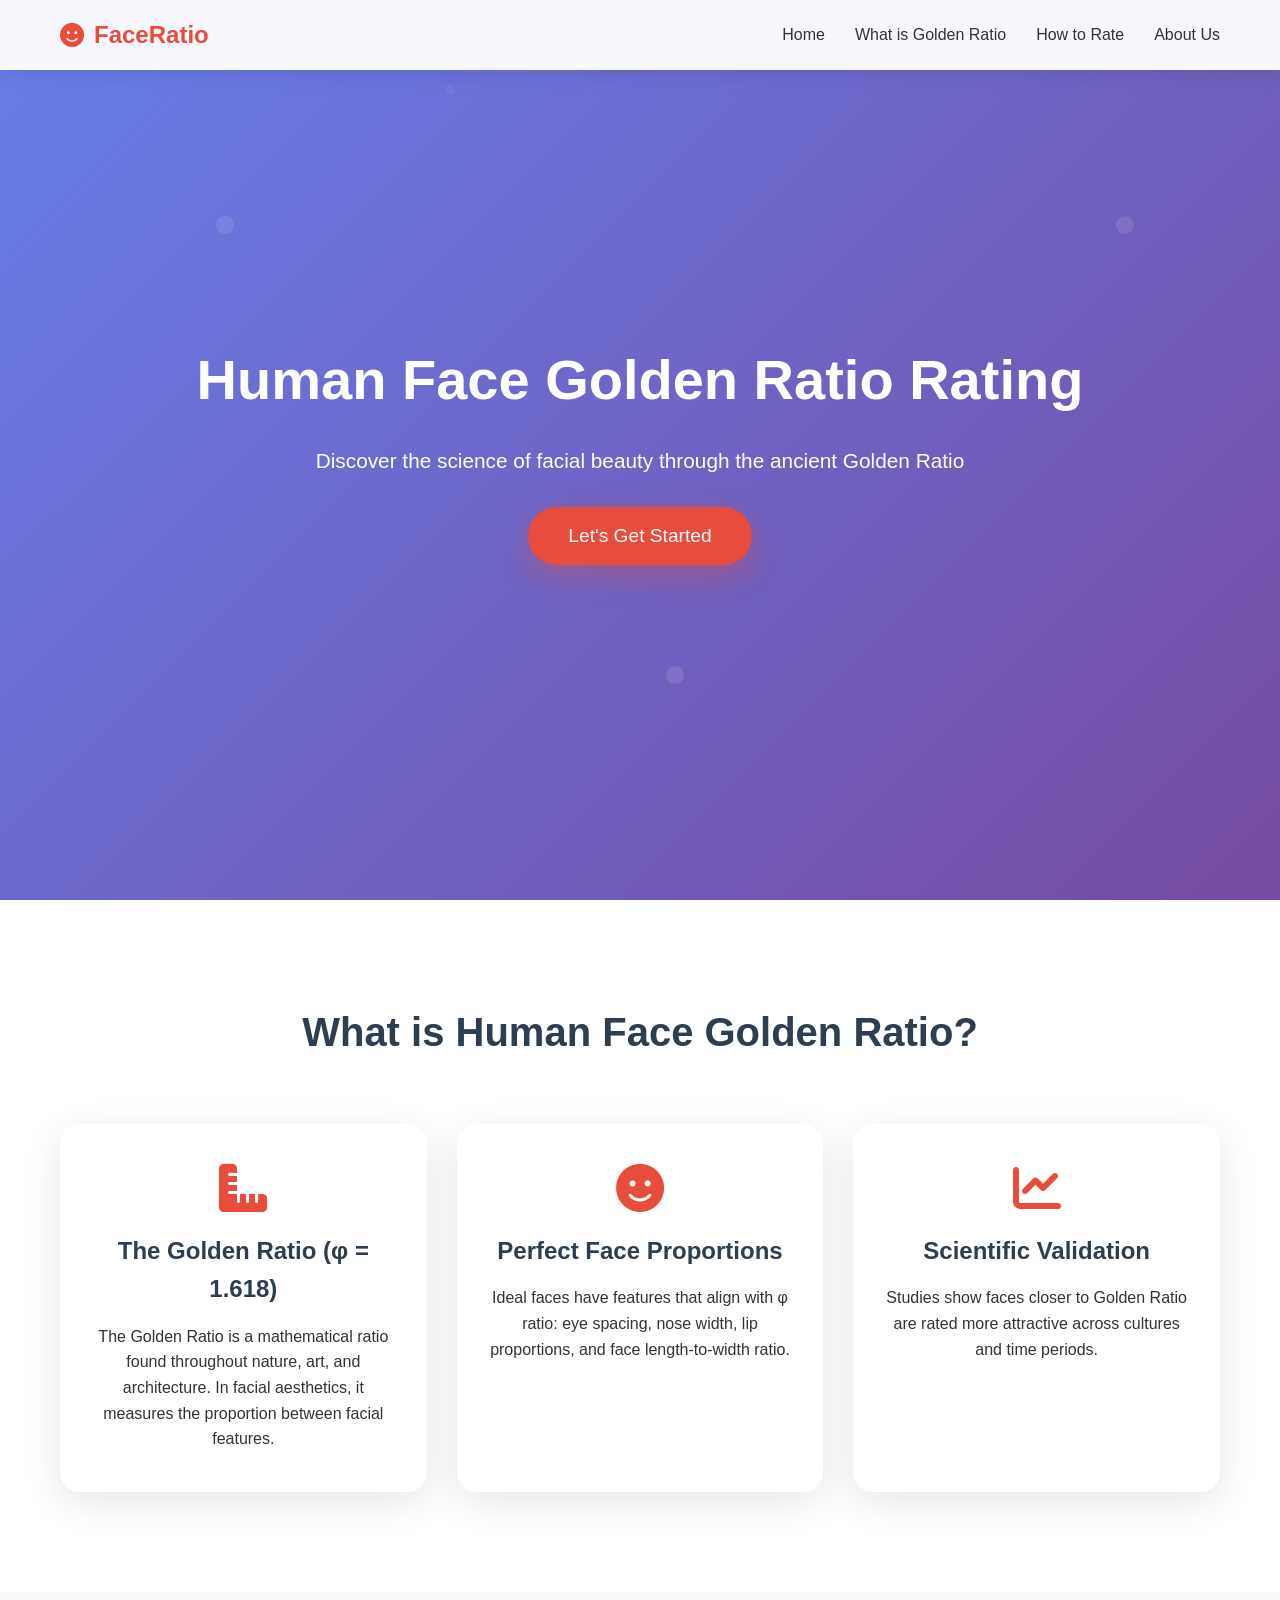
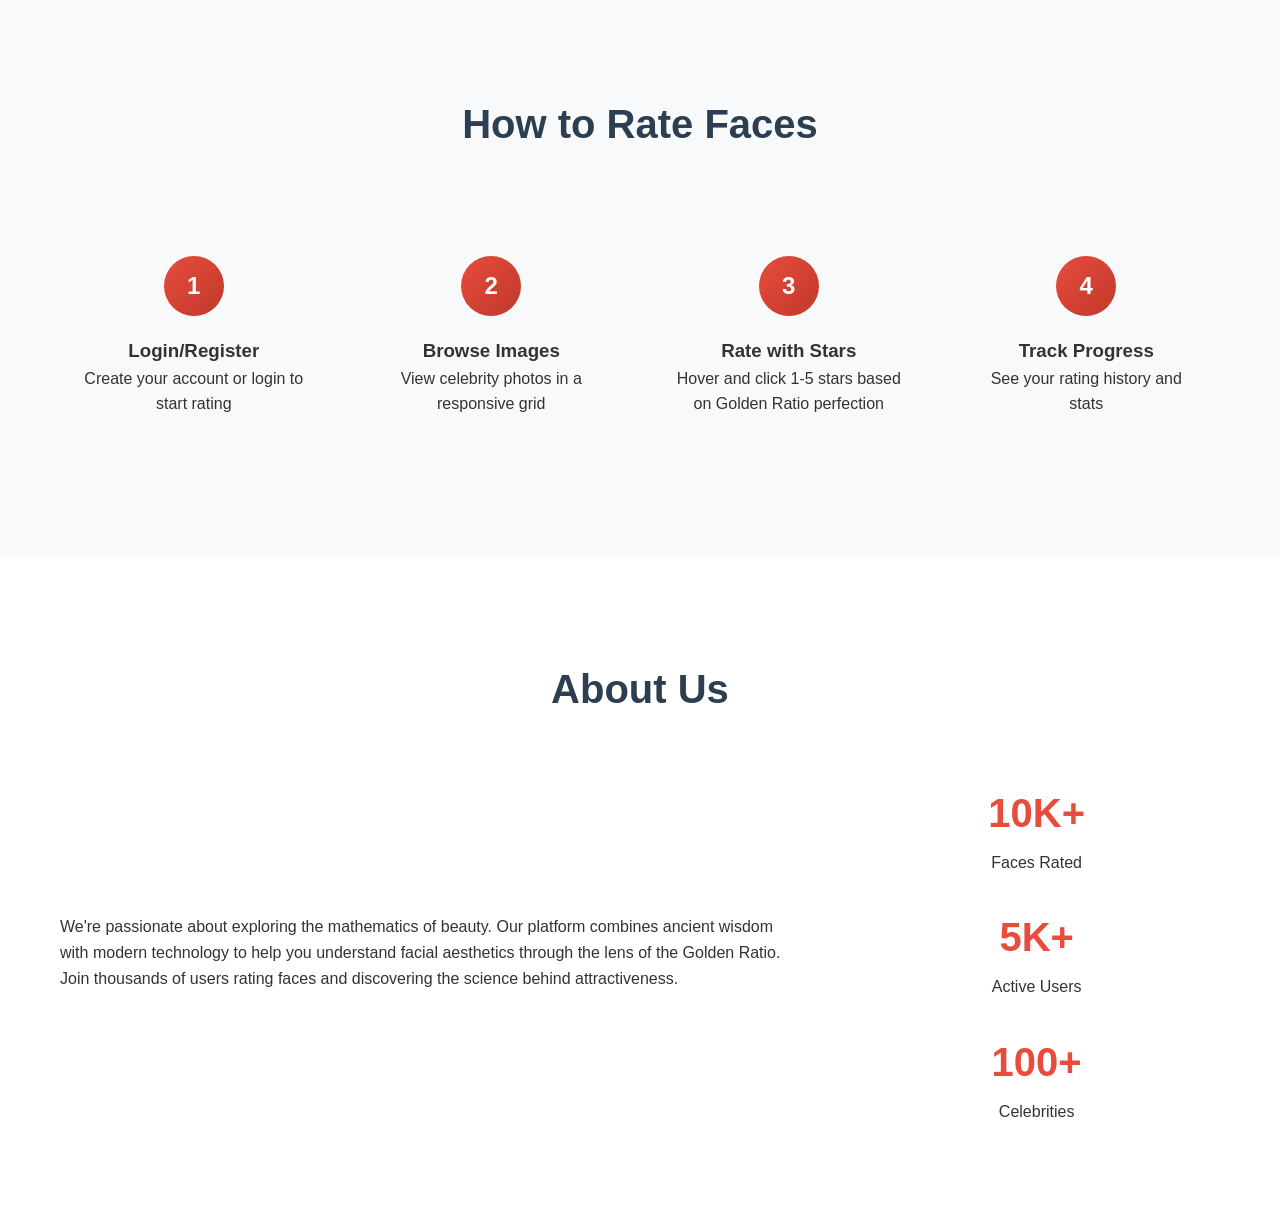
<file: index.html>
<!DOCTYPE html>
<html lang="en">
<head>
    <meta charset="UTF-8">
    <meta name="viewport" content="width=device-width, initial-scale=1.0">
    <title>Human Face Golden Ratio Rating System</title>
    <link rel="stylesheet" href="style.css">
    <link href="https://cdnjs.cloudflare.com/ajax/libs/font-awesome/6.0.0/css/all.min.css" rel="stylesheet">
</head>
<body>
    <!-- Navigation Bar -->
    <nav class="navbar">
        <div class="nav-container">
            <div class="nav-logo">
                <i class="fas fa-face-smile"></i>
                FaceRatio
            </div>
            <ul class="nav-menu">
                <li class="nav-item">
                    <a href="#home" class="nav-link">Home</a>
                </li>
                <li class="nav-item">
                    <a href="#whatis" class="nav-link">What is Golden Ratio</a>
                </li>
                <li class="nav-item">
                    <a href="#howto" class="nav-link">How to Rate</a>
                </li>
                <li class="nav-item">
                    <a href="#about" class="nav-link">About Us</a>
                </li>
            </ul>
            <div class="hamburger">
                <span></span>
                <span></span>
                <span></span>
            </div>
        </div>
    </nav>

    <!-- Welcome Section -->
    <section id="home" class="hero">
        <div class="hero-content">
            <h1>Human Face Golden Ratio Rating</h1>
            <p>Discover the science of facial beauty through the ancient Golden Ratio</p>
            <button id="getStartedBtn" class="cta-button">Let's Get Started</button>
        </div>
    </section>

    <!-- What is Golden Ratio -->
    <section id="whatis" class="section">
        <div class="container">
            <h2>What is Human Face Golden Ratio?</h2>
            <div class="content-grid">
                <div class="content-card">
                    <i class="fas fa-ruler-combined"></i>
                    <h3>The Golden Ratio (φ = 1.618)</h3>
                    <p>The Golden Ratio is a mathematical ratio found throughout nature, art, and architecture. In facial aesthetics, it measures the proportion between facial features.</p>
                </div>
                <div class="content-card">
                    <i class="fas fa-face-smile"></i>
                    <h3>Perfect Face Proportions</h3>
                    <p>Ideal faces have features that align with φ ratio: eye spacing, nose width, lip proportions, and face length-to-width ratio.</p>
                </div>
                <div class="content-card">
                    <i class="fas fa-chart-line"></i>
                    <h3>Scientific Validation</h3>
                    <p>Studies show faces closer to Golden Ratio are rated more attractive across cultures and time periods.</p>
                </div>
            </div>
        </div>
    </section>

    <!-- How to Rate -->
    <section id="howto" class="section gray-bg">
        <div class="container">
            <h2>How to Rate Faces</h2>
            <div class="steps">
                <div class="step">
                    <div class="step-number">1</div>
                    <h3>Login/Register</h3>
                    <p>Create your account or login to start rating</p>
                </div>
                <div class="step">
                    <div class="step-number">2</div>
                    <h3>Browse Images</h3>
                    <p>View celebrity photos in a responsive grid</p>
                </div>
                <div class="step">
                    <div class="step-number">3</div>
                    <h3>Rate with Stars</h3>
                    <p>Hover and click 1-5 stars based on Golden Ratio perfection</p>
                </div>
                <div class="step">
                    <div class="step-number">4</div>
                    <h3>Track Progress</h3>
                    <p>See your rating history and stats</p>
                </div>
            </div>
        </div>
    </section>

    <!-- About Us -->
    <section id="about" class="section">
        <div class="container">
            <h2>About Us</h2>
            <div class="about-content">
                <div class="about-text">
                    <p>We're passionate about exploring the mathematics of beauty. Our platform combines ancient wisdom with modern technology to help you understand facial aesthetics through the lens of the Golden Ratio.</p>
                    <p>Join thousands of users rating faces and discovering the science behind attractiveness.</p>
                </div>
                <div class="about-stats">
                    <div class="stat">
                        <h3>10K+</h3>
                        <p>Faces Rated</p>
                    </div>
                    <div class="stat">
                        <h3>5K+</h3>
                        <p>Active Users</p>
                    </div>
                    <div class="stat">
                        <h3>100+</h3>
                        <p>Celebrities</p>
                    </div>
                </div>
            </div>
        </div>
    </section>

    <!-- Login Modal -->
    <div id="loginModal" class="modal">
        <div class="modal-content">
            <span class="close">&times;</span>
            <div class="tab-container">
                <button class="tab-btn active" data-tab="user">User Login</button>
                <button class="tab-btn" data-tab="admin">Admin Login</button>
            </div>
            
            <!-- User Login/Register -->
            <div id="user-tab" class="tab-content active">
                <h3 id="userTitle">Login</h3>
                <form id="userForm">
                    <input type="email" id="userEmail" placeholder="Email" required>
                    <input type="password" id="userPassword" placeholder="Password" required>
                    <button type="submit" id="userSubmitBtn">Login</button>
                    <p id="toggleUserText">Don't have an account? <span id="registerLink">Register</span></p>
                </form>
            </div>

            <!-- Admin Login -->
            <div id="admin-tab" class="tab-content">
                <h3>Admin Login</h3>
                <form id="adminForm">
                    <input type="password" id="adminPassword" placeholder="Admin Password" required>
                    <button type="submit">Admin Login</button>
                </form>
            </div>
        </div>
    </div>

    <script src="script.js"></script>
</body>
</html>
</file>
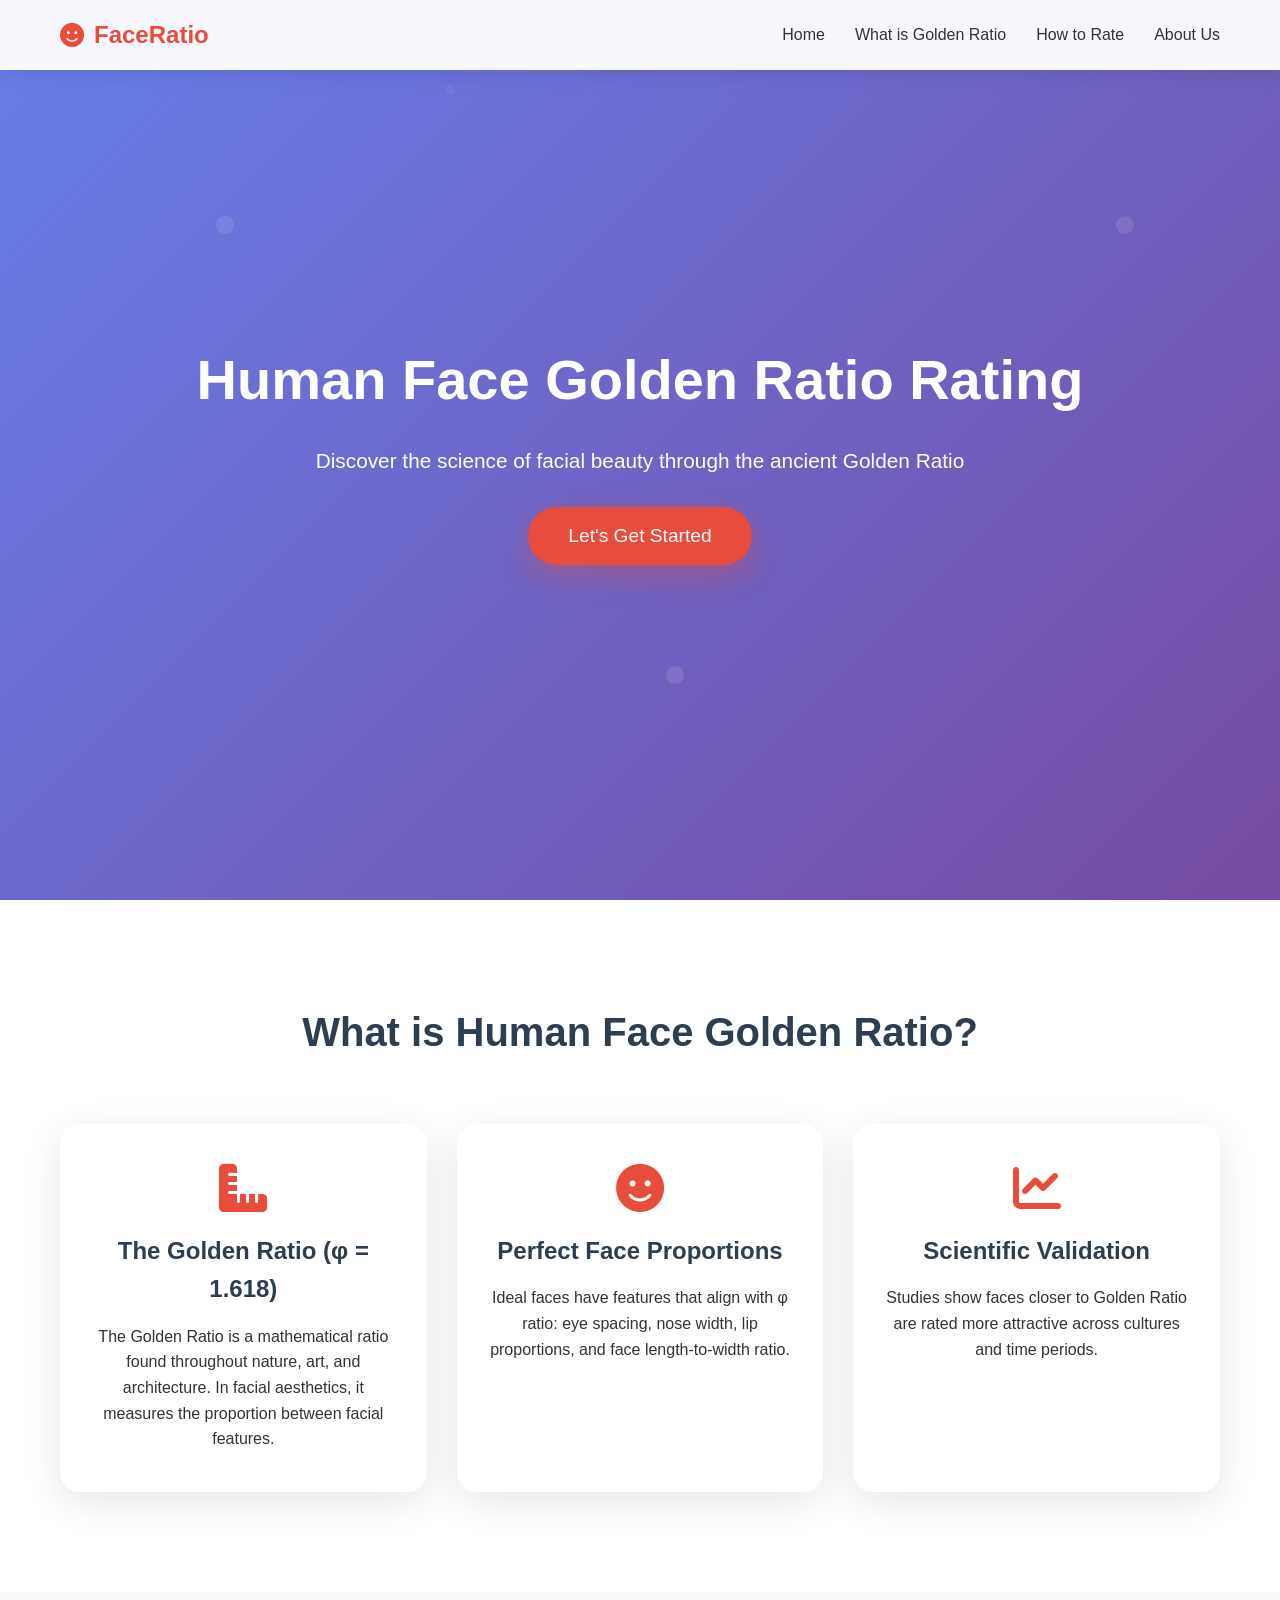
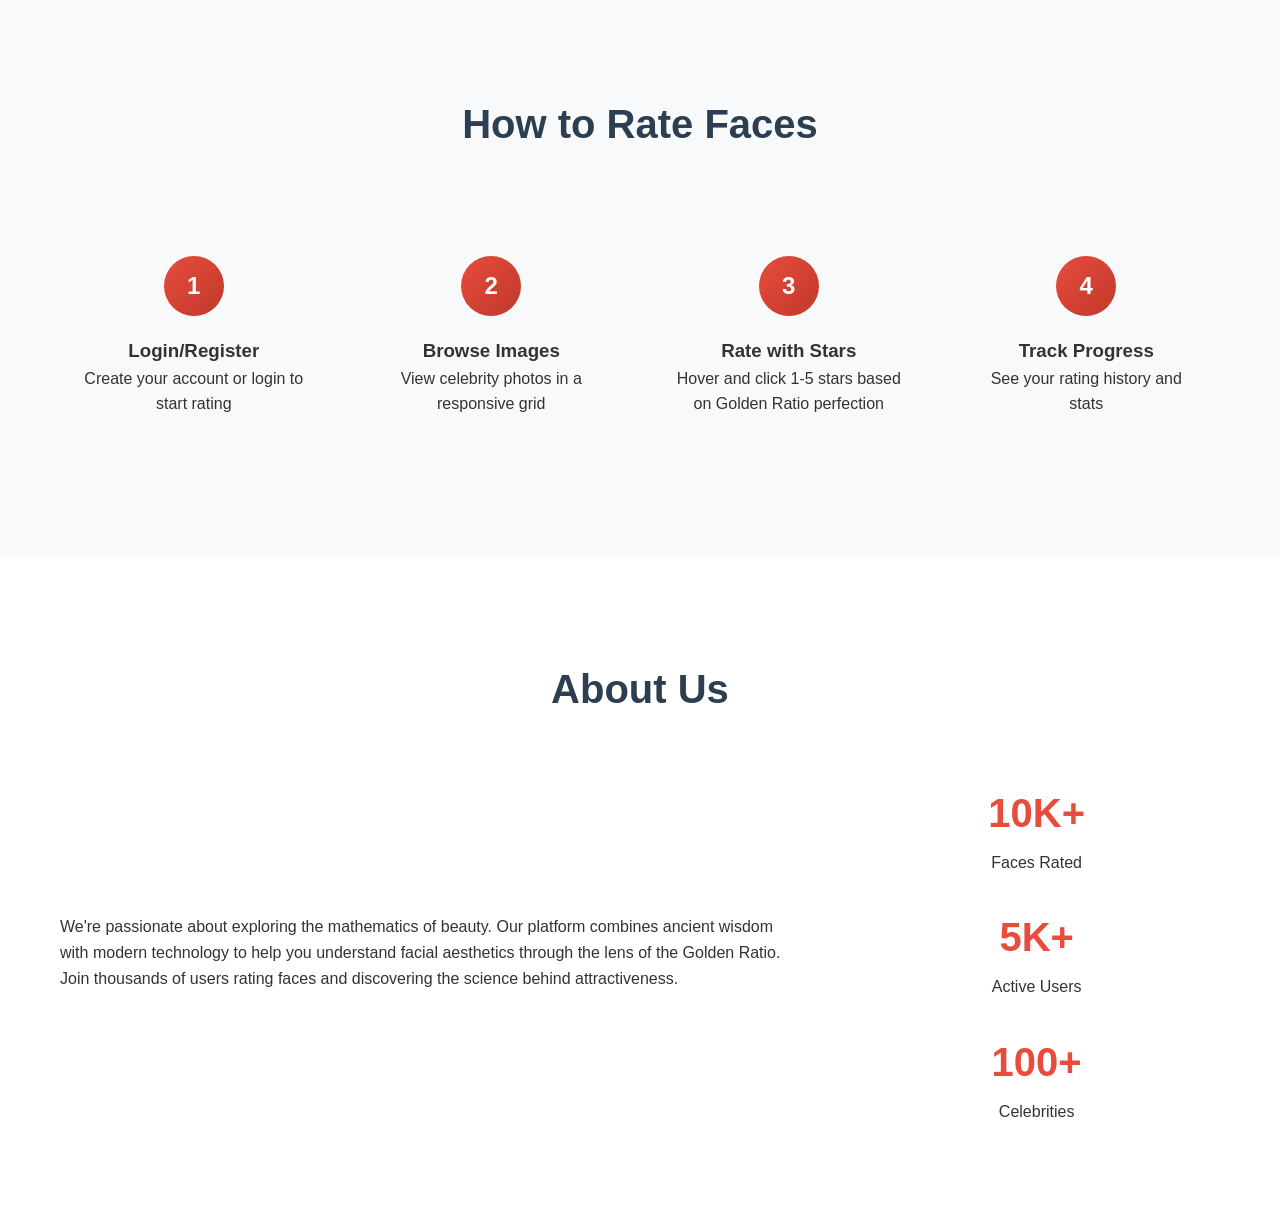
<file: admin.html>
<!DOCTYPE html>
<html lang="en">
<head>
    <meta charset="UTF-8">
    <meta name="viewport" content="width=device-width, initial-scale=1.0">
    <title>Admin Panel - Face Rating System</title>
    <link rel="stylesheet" href="style.css">
    <link href="https://cdnjs.cloudflare.com/ajax/libs/font-awesome/6.0.0/css/all.min.css" rel="stylesheet">
</head>
<body class="admin-body">
    <nav class="navbar">
        <div class="nav-container">
            <div class="nav-logo">
                <i class="fas fa-user-shield"></i>
                Admin Panel
            </div>
            <a href="index.html" class="nav-link">← Back to Site</a>
        </div>
    </nav>

    <div class="admin-container">
        <div class="admin-panel">
            <h1>Admin Dashboard</h1>
            
            <!-- Stats -->
            <div class="admin-stats">
                <div class="stat-card">
                    <i class="fas fa-images"></i>
                    <h3 id="totalPhotos">0</h3>
                    <p>Total Photos</p>
                </div>
                <div class="stat-card">
                    <i class="fas fa-users"></i>
                    <h3 id="totalUsers">0</h3>
                    <p>Total Users</p>
                </div>
                <div class="stat-card">
                    <i class="fas fa-star"></i>
                    <h3 id="totalRatings">0</h3>
                    <p>Total Ratings</p>
                </div>
            </div>

            <!-- Actions -->
            <div class="admin-actions">
                <div class="action-card">
                    <h3><i class="fas fa-upload"></i> Upload Photo</h3>
                    <form id="uploadForm" enctype="multipart/form-data">
                        <input type="text" id="photoName" placeholder="Photo name (e.g., Celebrity 1 - Front)" required>
                        <input type="file" id="photoFile" accept="image/*" required>
                        <select id="celebritySelect">
                            <option value="">Select Celebrity</option>
                            <option value="celebrity1">Celebrity 1</option>
                            <option value="celebrity2">Celebrity 2</option>
                            <option value="celebrity3">Celebrity 3</option>
                            <option value="new">New Celebrity</option>
                        </select>
                        <input type="text" id="newCelebrity" placeholder="New celebrity name" style="display:none;">
                        <button type="submit">Upload Photo</button>
                    </form>
                </div>

                <div class="action-card">
                    <h3><i class="fas fa-download"></i> Export Data</h3>
                    <button id="exportExcel">Download Excel Report</button>
                    <button id="exportUsers">Download Users Data</button>
                </div>
            </div>

            <!-- Photos Management -->
            <div class="photos-management">
                <h3><i class="fas fa-image"></i> Manage Photos</h3>
                <div id="photosGrid" class="photos-grid"></div>
            </div>
        </div>
    </div>

    <script src="admin.js"></script>
</body>
</html>
</file>
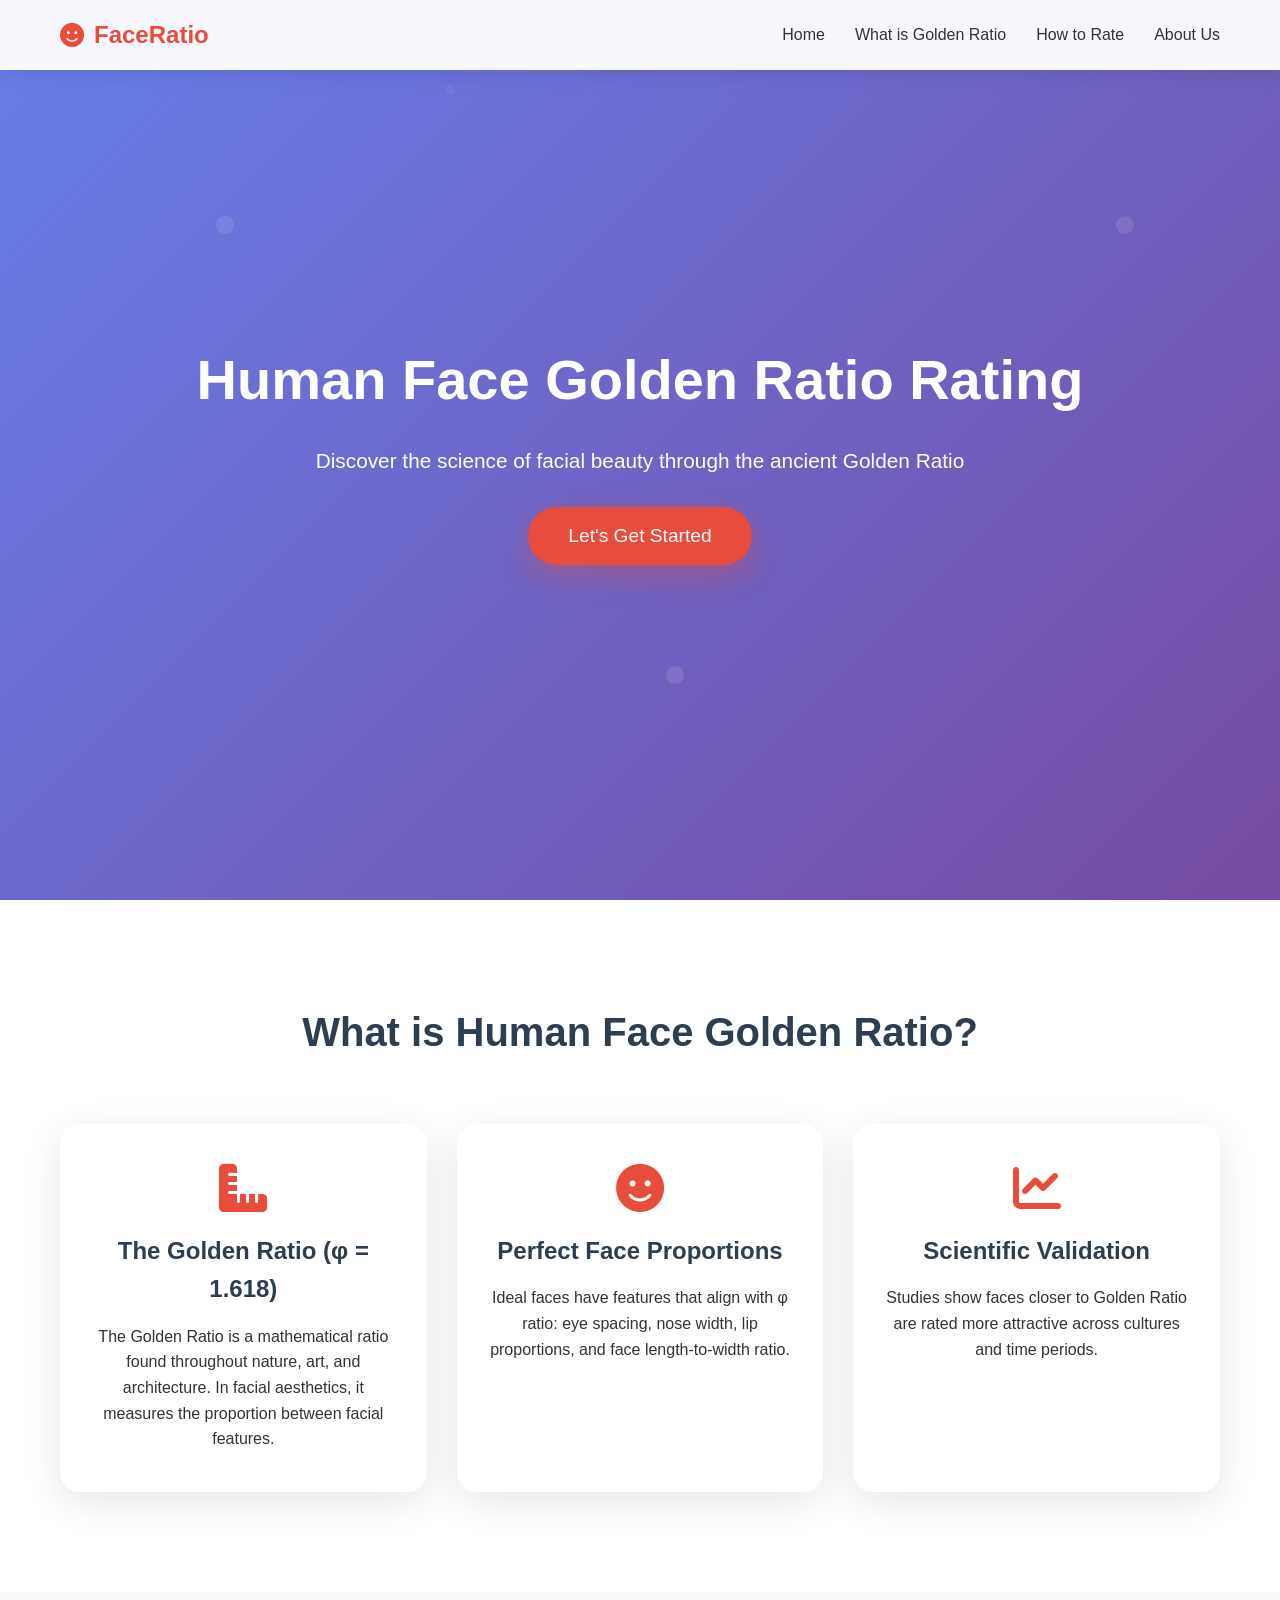
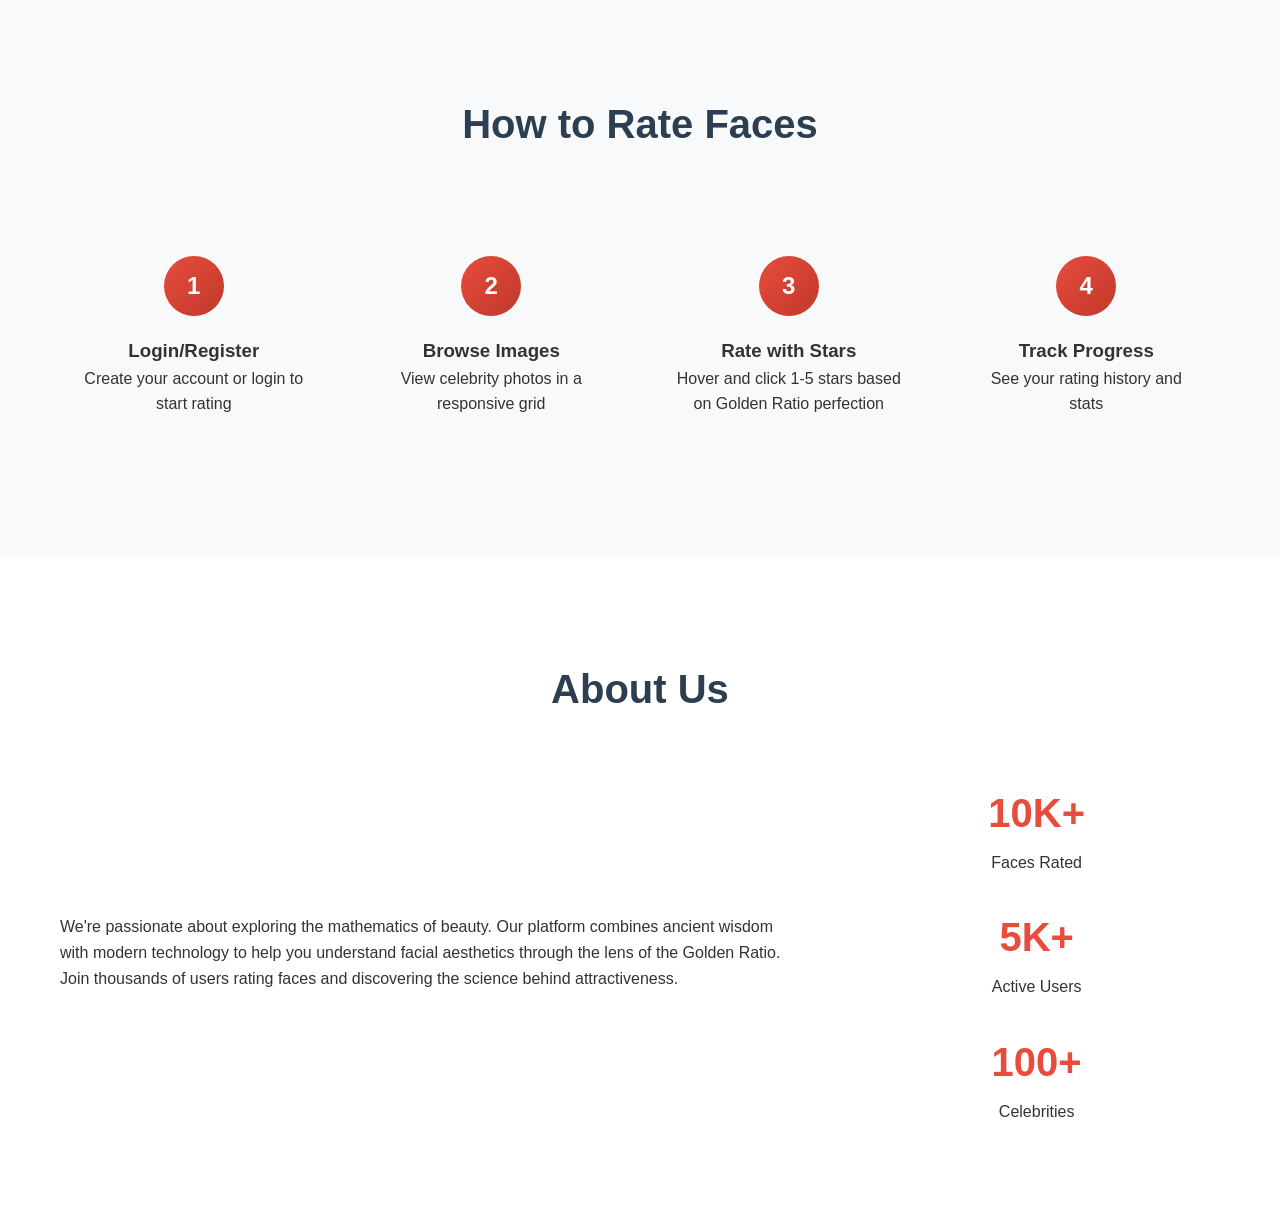
<file: rating.html>
<!DOCTYPE html>
<html lang="en">
<head>
    <meta charset="UTF-8">
    <meta name="viewport" content="width=device-width, initial-scale=1.0">
    <title>Rate Faces - Golden Ratio</title>
    <link rel="stylesheet" href="style.css">
    <link href="https://cdnjs.cloudflare.com/ajax/libs/font-awesome/6.0.0/css/all.min.css" rel="stylesheet">
</head>
<body class="rating-body">
    <nav class="navbar">
        <div class="nav-container">
            <div class="nav-logo">
                <i class="fas fa-face-smile"></i>
                FaceRatio
            </div>
            <div class="user-info">
                <span id="userEmail"></span>
                <button id="logoutBtn" class="logout-btn">Logout</button>
            </div>
        </div>
    </nav>

    <div class="rating-container">
        <div class="stats-header">
            <h1>Rate Faces</h1>
            <div class="user-stats">
                <span>Ratings: <span id="totalRatings">0</span></span>
                | 
                <span>Photos Left: <span id="photosLeft">0</span></span>
            </div>
        </div>

        <div id="photosGrid" class="photos-grid rating-grid"></div>
        <div id="completeMessage" class="complete-message" style="display:none;">
            <h2>🎉 Great Job!</h2>
            <p>You've rated all available photos!</p>
            <a href="index.html" class="cta-button">Back to Home</a>
        </div>
    </div>

    <script src="script.js"></script>
    <script src="rating.js"></script>
</body>
</html>
</file>
<file: style.css>
* {
    margin: 0;
    padding: 0;
    box-sizing: border-box;
}

body {
    font-family: 'Segoe UI', Tahoma, Geneva, Verdana, sans-serif;
    line-height: 1.6;
    color: #333;
}

.container {
    max-width: 1200px;
    margin: 0 auto;
    padding: 0 20px;
}

/* Navigation */
.navbar {
    background: rgba(255, 255, 255, 0.95);
    backdrop-filter: blur(10px);
    position: fixed;
    top: 0;
    width: 100%;
    z-index: 1000;
    box-shadow: 0 2px 20px rgba(0,0,0,0.1);
}

.nav-container {
    max-width: 1200px;
    margin: 0 auto;
    padding: 0 20px;
    display: flex;
    justify-content: space-between;
    align-items: center;
    height: 70px;
}

.nav-logo {
    font-size: 1.5rem;
    font-weight: bold;
    color: #e74c3c;
    display: flex;
    align-items: center;
    gap: 10px;
}

.nav-menu {
    display: flex;
    list-style: none;
    gap: 30px;
}

.nav-link {
    text-decoration: none;
    color: #333;
    font-weight: 500;
    transition: color 0.3s;
}

.nav-link:hover {
    color: #e74c3c;
}

.hamburger {
    display: none;
    flex-direction: column;
    cursor: pointer;
}

.hamburger span {
    width: 25px;
    height: 3px;
    background: #333;
    margin: 3px 0;
    transition: 0.3s;
}

/* Hero Section */
.hero {
    height: 100vh;
    background: linear-gradient(135deg, #667eea 0%, #764ba2 100%);
    display: flex;
    align-items: center;
    justify-content: center;
    text-align: center;
    color: white;
    position: relative;
    overflow: hidden;
}

.hero::before {
    content: '';
    position: absolute;
    top: 0;
    left: 0;
    right: 0;
    bottom: 0;
    background: url('data:image/svg+xml,<svg xmlns="http://www.w3.org/2000/svg" viewBox="0 0 100 100"><defs><pattern id="grain" width="100" height="100" patternUnits="userSpaceOnUse"><circle cx="25" cy="25" r="1" fill="white" opacity="0.1"/><circle cx="75" cy="75" r="1" fill="white" opacity="0.1"/><circle cx="50" cy="10" r="0.5" fill="white" opacity="0.05"/></pattern></defs><rect width="100" height="100" fill="url(%23grain)"/></svg>');
}

.hero-content h1 {
    font-size: 3.5rem;
    margin-bottom: 20px;
    animation: fadeInUp 1s ease;
}

.hero-content p {
    font-size: 1.3rem;
    margin-bottom: 30px;
    animation: fadeInUp 1s ease 0.2s both;
}

.cta-button {
    background: #e74c3c;
    color: white;
    border: none;
    padding: 18px 40px;
    font-size: 1.2rem;
    border-radius: 50px;
    cursor: pointer;
    transition: all 0.3s;
    animation: fadeInUp 1s ease 0.4s both;
    box-shadow: 0 10px 30px rgba(231, 76, 60, 0.4);
}

.cta-button:hover {
    transform: translateY(-3px);
    box-shadow: 0 15px 40px rgba(231, 76, 60, 0.6);
}

/* Sections */
.section {
    padding: 100px 0;
}

.gray-bg {
    background: #f8f9fa;
}

h2 {
    text-align: center;
    font-size: 2.5rem;
    margin-bottom: 60px;
    color: #2c3e50;
}

/* Content Grid */
.content-grid {
    display: grid;
    grid-template-columns: repeat(auto-fit, minmax(350px, 1fr));
    gap: 30px;
}

.content-card {
    background: white;
    padding: 40px 30px;
    border-radius: 20px;
    text-align: center;
    box-shadow: 0 10px 40px rgba(0,0,0,0.1);
    transition: transform 0.3s, box-shadow 0.3s;
}

.content-card:hover {
    transform: translateY(-10px);
    box-shadow: 0 20px 60px rgba(0,0,0,0.15);
}

.content-card i {
    font-size: 3rem;
    color: #e74c3c;
    margin-bottom: 20px;
}

.content-card h3 {
    font-size: 1.5rem;
    margin-bottom: 15px;
    color: #2c3e50;
}

/* Steps */
.steps {
    display: grid;
    grid-template-columns: repeat(auto-fit, minmax(250px, 1fr));
    gap: 30px;
}

.step {
    text-align: center;
    padding: 40px 20px;
}

.step-number {
    width: 60px;
    height: 60px;
    background: linear-gradient(135deg, #e74c3c, #c0392b);
    color: white;
    border-radius: 50%;
    display: flex;
    align-items: center;
    justify-content: center;
    font-size: 1.5rem;
    font-weight: bold;
    margin: 0 auto 20px;
}

/* About Stats */
.about-content {
    display: grid;
    grid-template-columns: 2fr 1fr;
    gap: 60px;
    align-items: center;
}

.about-stats {
    display: flex;
    flex-direction: column;
    gap: 30px;
}

.stat {
    text-align: center;
}

.stat h3 {
    font-size: 2.5rem;
    color: #e74c3c;
    margin-bottom: 5px;
}

/* Modal */
.modal {
    display: none;
    position: fixed;
    z-index: 2000;
    left: 0;
    top: 0;
    width: 100%;
    height: 100%;
    background: rgba(0,0,0,0.8);
    backdrop-filter: blur(10px);
}

.modal-content {
    background: white;
    margin: 5% auto;
    padding: 0;
    border-radius: 20px;
    width: 90%;
    max-width: 450px;
    max-height: 90vh;
    overflow-y: auto;
    position: relative;
    animation: modalSlideIn 0.3s ease;
}

.close {
    position: absolute;
    right: 20px;
    top: 20px;
    font-size: 2rem;
    cursor: pointer;
    color: #999;
    z-index: 10;
}

.close:hover {
    color: #333;
}

.tab-container {
    display: flex;
    border-bottom: 2px solid #eee;
}

.tab-btn {
    flex: 1;
    padding: 20px;
    border: none;
    background: none;
    font-size: 1.1rem;
    cursor: pointer;
    transition: all 0.3s;
}

.tab-btn.active {
    color: #e74c3c;
    border-bottom: 3px solid #e74c3c;
}

.tab-content {
    display: none;
    padding: 40px 30px 30px;
}

.tab-content.active {
    display: block;
}

.tab-content h3 {
    margin-bottom: 25px;
    color: #2c3e50;
    text-align: center;
}

.tab-content form {
    display: flex;
    flex-direction: column;
    gap: 20px;
}

.tab-content input {
    padding: 15px;
    border: 2px solid #eee;
    border-radius: 10px;
    font-size: 1rem;
    transition: border-color 0.3s;
}

.tab-content input:focus {
    outline: none;
    border-color: #e74c3c;
}

.tab-content button {
    background: #e74c3c;
    color: white;
    border: none;
    padding: 15px;
    border-radius: 10px;
    font-size: 1.1rem;
    cursor: pointer;
    transition: background 0.3s;
}

.tab-content button:hover {
    background: #c0392b;
}

#toggleUserText {
    text-align: center;
    margin-top: 15px;
    color: #666;
}

#registerLink {
    color: #e74c3c;
    cursor: pointer;
    font-weight: 500;
}

/* Animations */
@keyframes fadeInUp {
    from {
        opacity: 0;
        transform: translateY(30px);
    }
    to {
        opacity: 1;
        transform: translateY(0);
    }
}

@keyframes modalSlideIn {
    from {
        opacity: 0;
        transform: translateY(-50px) scale(0.9);
    }
    to {
        opacity: 1;
        transform: translateY(0) scale(1);
    }
}

/* Responsive */
@media (max-width: 768px) {
    .hamburger {
        display: flex;
    }
    
    .nav-menu {
        position: fixed;
        left: -100%;
        top: 70px;
        flex-direction: column;
        background: white;
        width: 100%;
        text-align: center;
        transition: 0.3s;
        box-shadow: 0 10px 27px rgba(0,0,0,0.05);
        padding: 20px 0;
    }
    
    .nav-menu.active {
        left: 0;
    }
    
    .hero-content h1 {
        font-size: 2.5rem;
    }
    
    .about-content {
        grid-template-columns: 1fr;
        gap: 40px;
    }
    
    .steps {
        grid-template-columns: 1fr;
    }
}
</file>
